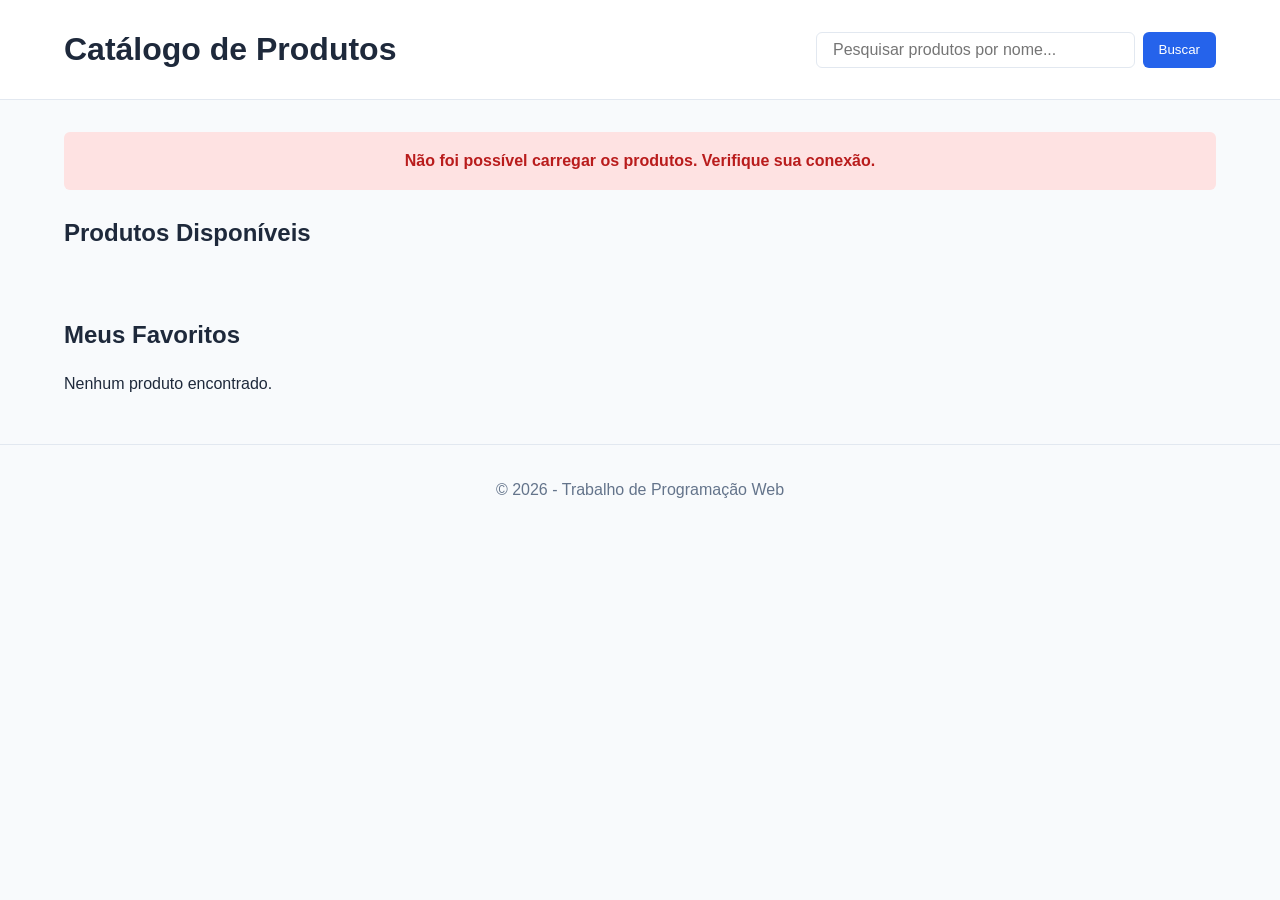
<file: atividade_30-10-2026/index.html>
<!DOCTYPE html>
<html lang="pt-BR">
<head>
  <meta charset="UTF-8">
  <meta name="viewport" content="width=device-width, initial-scale=1.0">
  <title>Catálogo Interativo de Produtos</title>
  <link rel="stylesheet" href="styles.css">
</head>
<body>
  <header class="header">
    <div class="container header-container">
      <h1>Catálogo de Produtos</h1>
      <form id="search-form" class="search-form">
        <input 
          type="text" 
          id="search-input" 
          placeholder="Pesquisar produtos por nome..." 
          aria-label="Pesquisar produtos"
        >
        <button type="submit">Buscar</button>
      </form>
    </div>
  </header>

  <main class="container main-content">
    <!-- Feedback de Carregamento e Mensagens de Erro -->
    <div id="status-message" class="status-message hidden" role="status"></div>

    <!-- Modal para Detalhes do Produto -->
    <div id="product-modal" class="modal hidden" role="dialog" aria-modal="true">
      <div class="modal-content">
        <button class="close-modal" id="close-modal" aria-label="Fechar">&times;</button>
        <div id="modal-body"></div>
      </div>
    </div>

    <!-- Lista de Produtos -->
    <section class="products-section">
      <h2>Produtos Disponíveis</h2>
      <div id="products-grid" class="products-grid"></div>
    </section>

    <!-- Lista de Favoritos -->
    <section class="favorites-section">
      <h2>Meus Favoritos</h2>
      <div id="favorites-grid" class="products-grid"></div>
    </section>
  </main>

  <footer class="footer">
    <p>&copy; 2026 - Trabalho de Programação Web</p>
  </footer>

  <!-- Carregamento do Script Principal como Módulo -->
  <script type="module" src="js/app.js"></script>
</body>
</html>
</file>
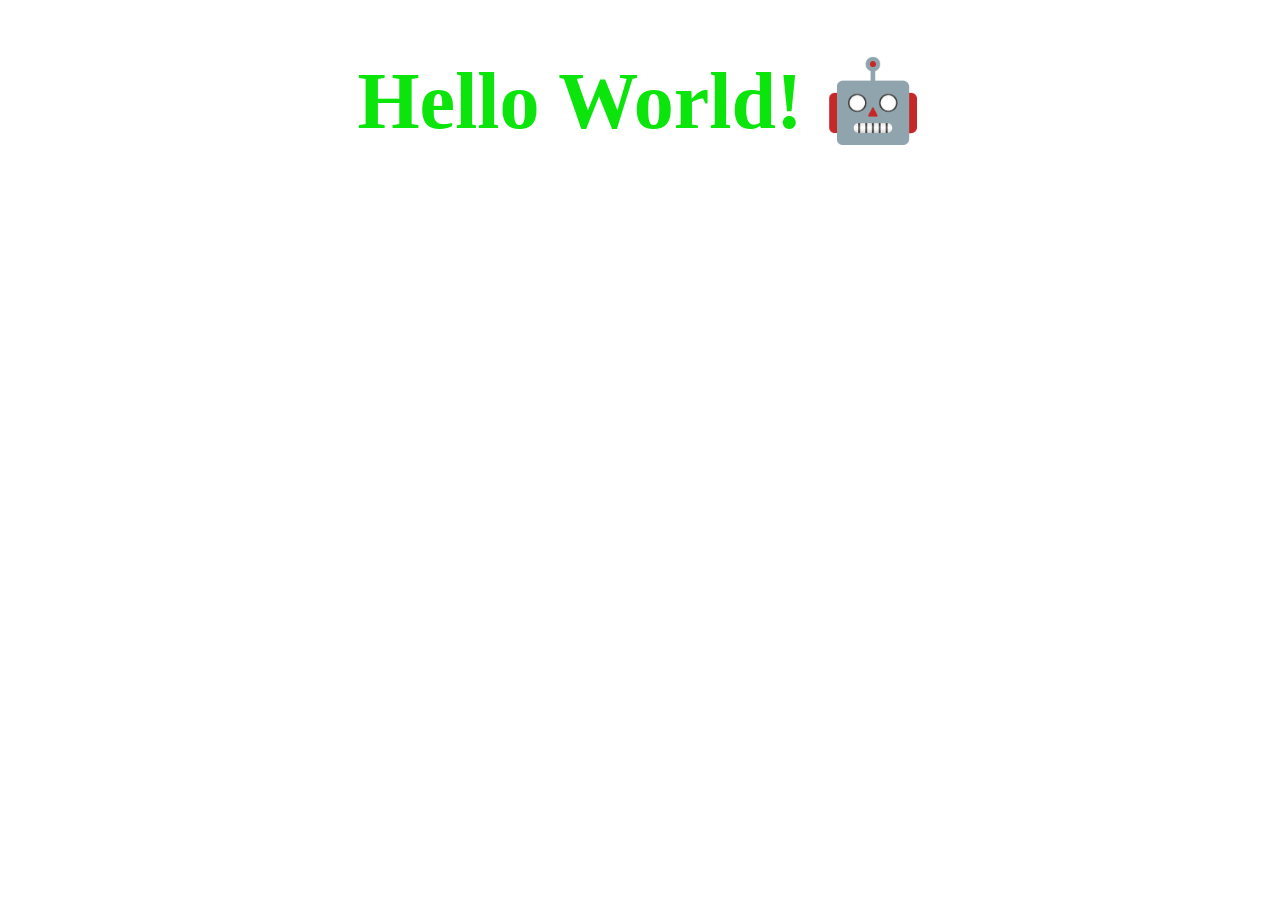
<file: aula01/index.html>
<!DOCTYPE html>
<html lang="en">
<head>
    <meta charset="UTF-8">
    <meta name="viewport" content="width=device-width, initial-scale=1.0">
    <title>Aula 01</title>

    <style>
        h1 {
            color: rgb(11, 229, 11);
            font-size: 5em;
            text-align: center;
        }
    </style>
</head>
<body>
    <h1>Hello World! &#x1F916</h1>
</body>
</html>
</file>
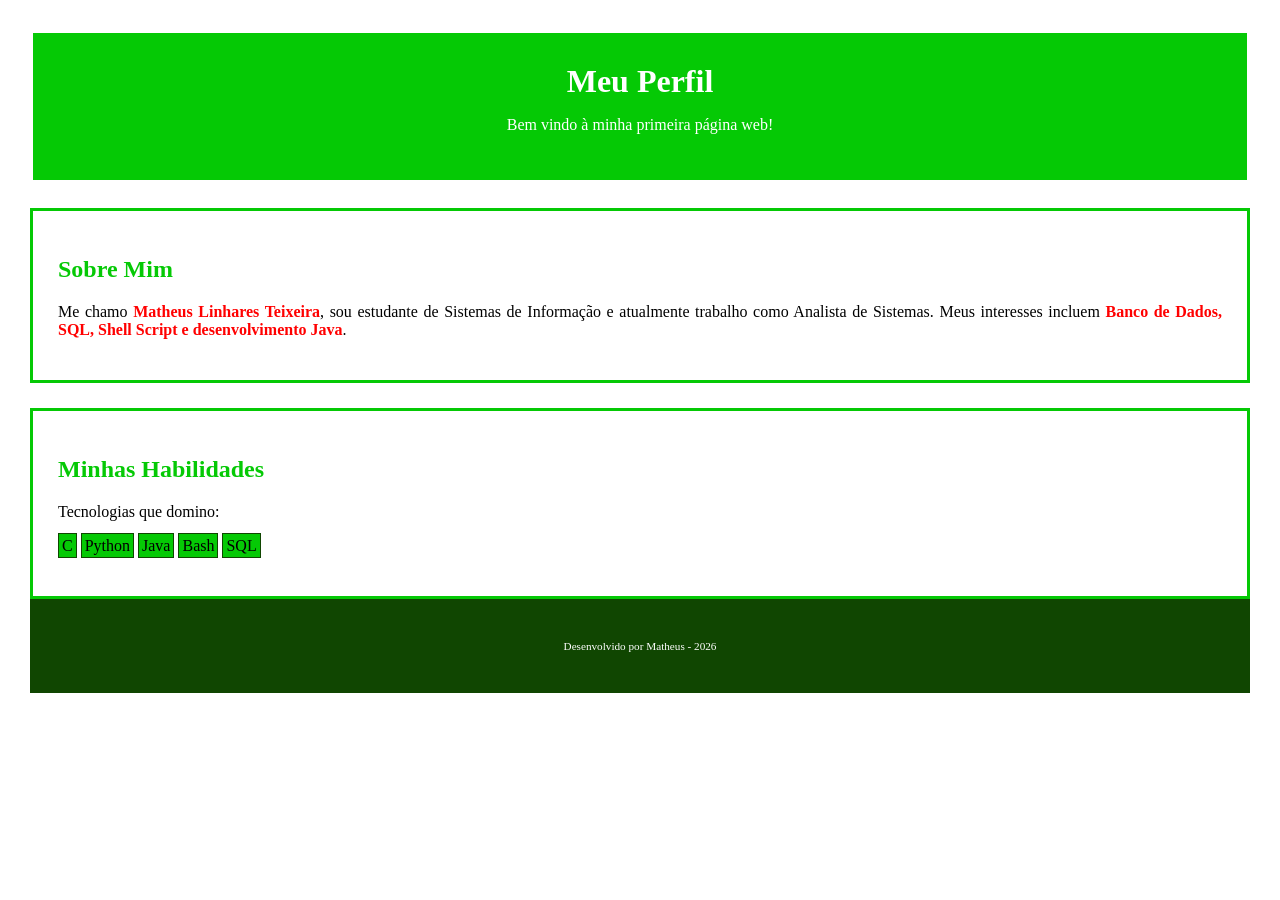
<file: aula03/index.html>
<!DOCTYPE html>
<html lang="pt-br">
<head>
    <meta charset="UTF-8">
    <meta name="viewport" content="width=device-width, initial-scale=1.0">
    <link rel="stylesheet" href="style.css">
    <title>Meu perfil</title>
</head>
<body>
    <div class="cabecalho">
        <h1>Meu Perfil</h1>
        <p>Bem vindo à minha primeira página web!</p>
    </div>
    <div class="conteudo">
        <h2>Sobre Mim</h2>
        <p>Me chamo <span class="destaque">Matheus Linhares Teixeira</span>, sou estudante de Sistemas de Informação e atualmente trabalho como Analista de Sistemas. Meus interesses incluem <span class="destaque">Banco de Dados, SQL, Shell Script e desenvolvimento Java</span>.</p>
    </div>
    <div class="conteudo">
        <h2>Minhas Habilidades</h2>
        <p>Tecnologias que domino:</p>
        <p class="habilidades">
            <span>C</span>
            <span>Python</span>
            <span>Java</span>
            <span>Bash</span>
            <span>SQL</span>
        </p>
    </div>
    <div class="rodape">
        <p>Desenvolvido por Matheus - 2026</p>
    </div>
</body>
</html>
</file>
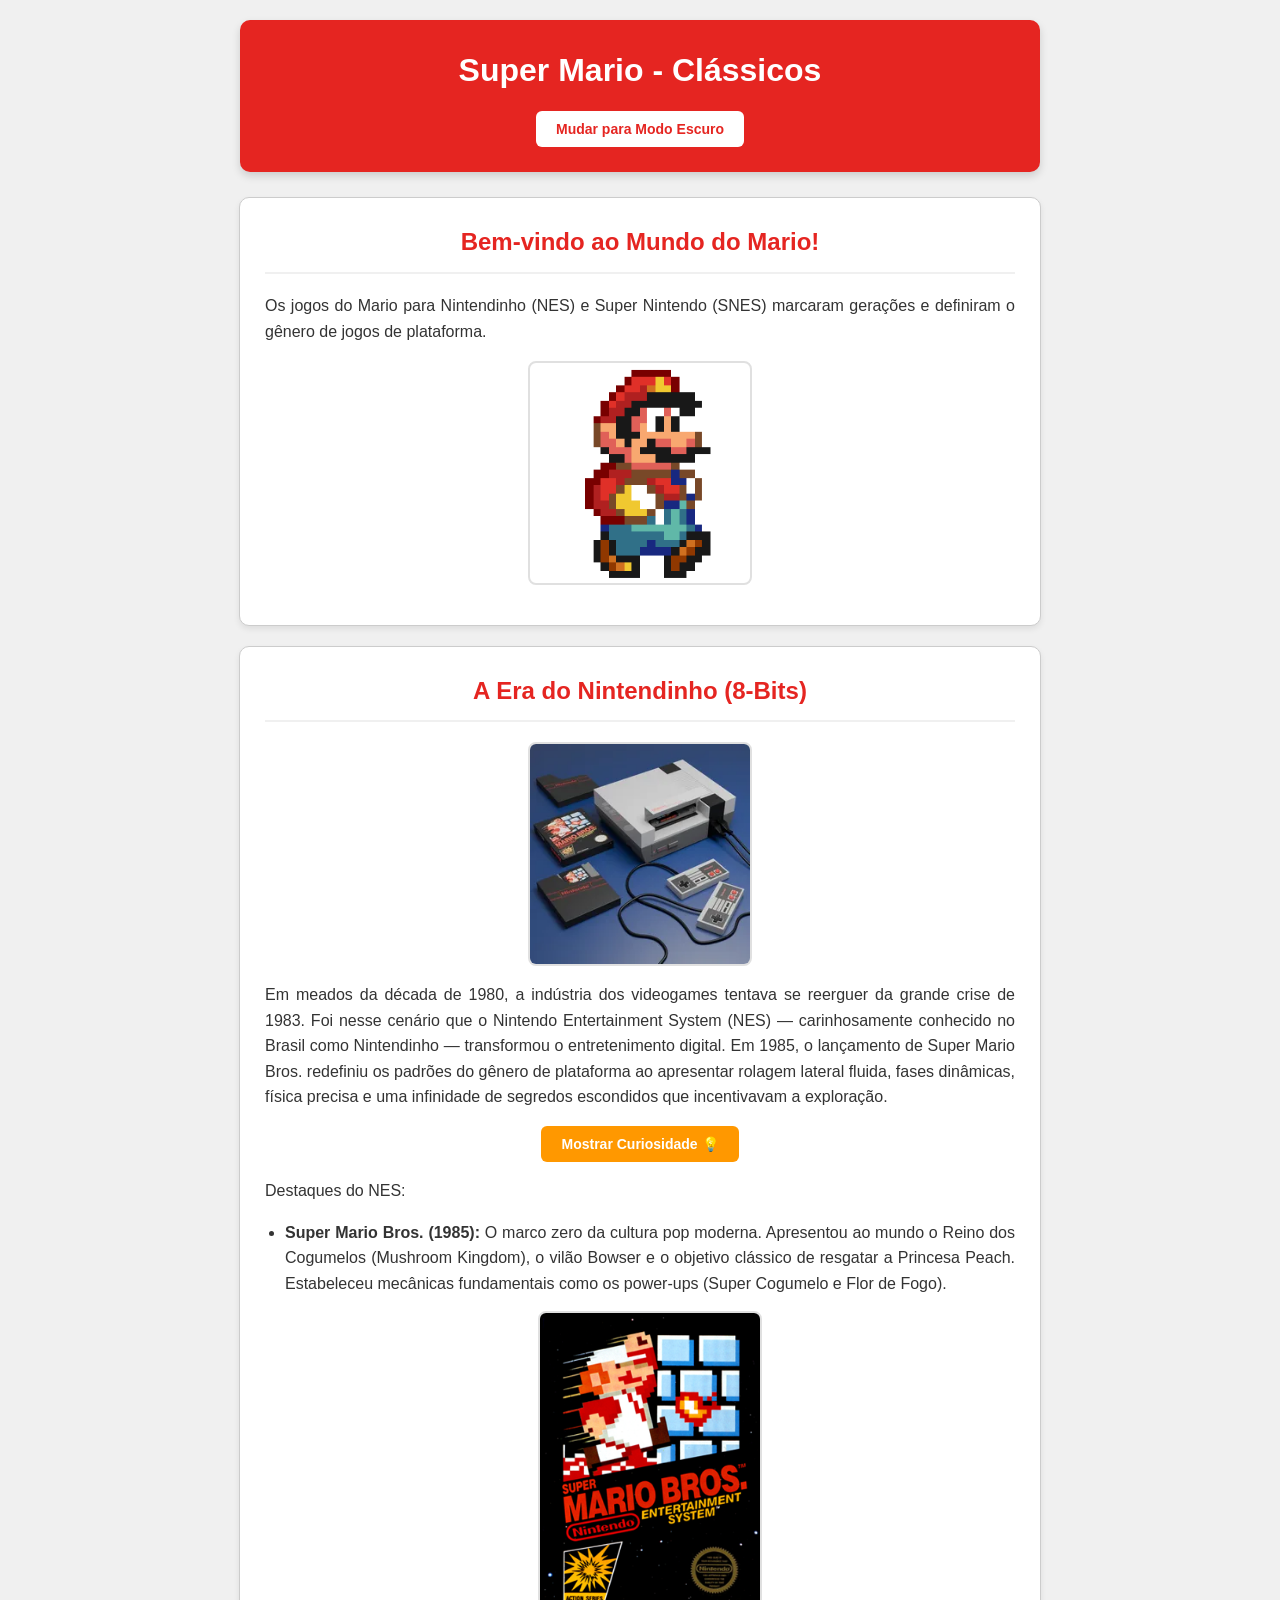
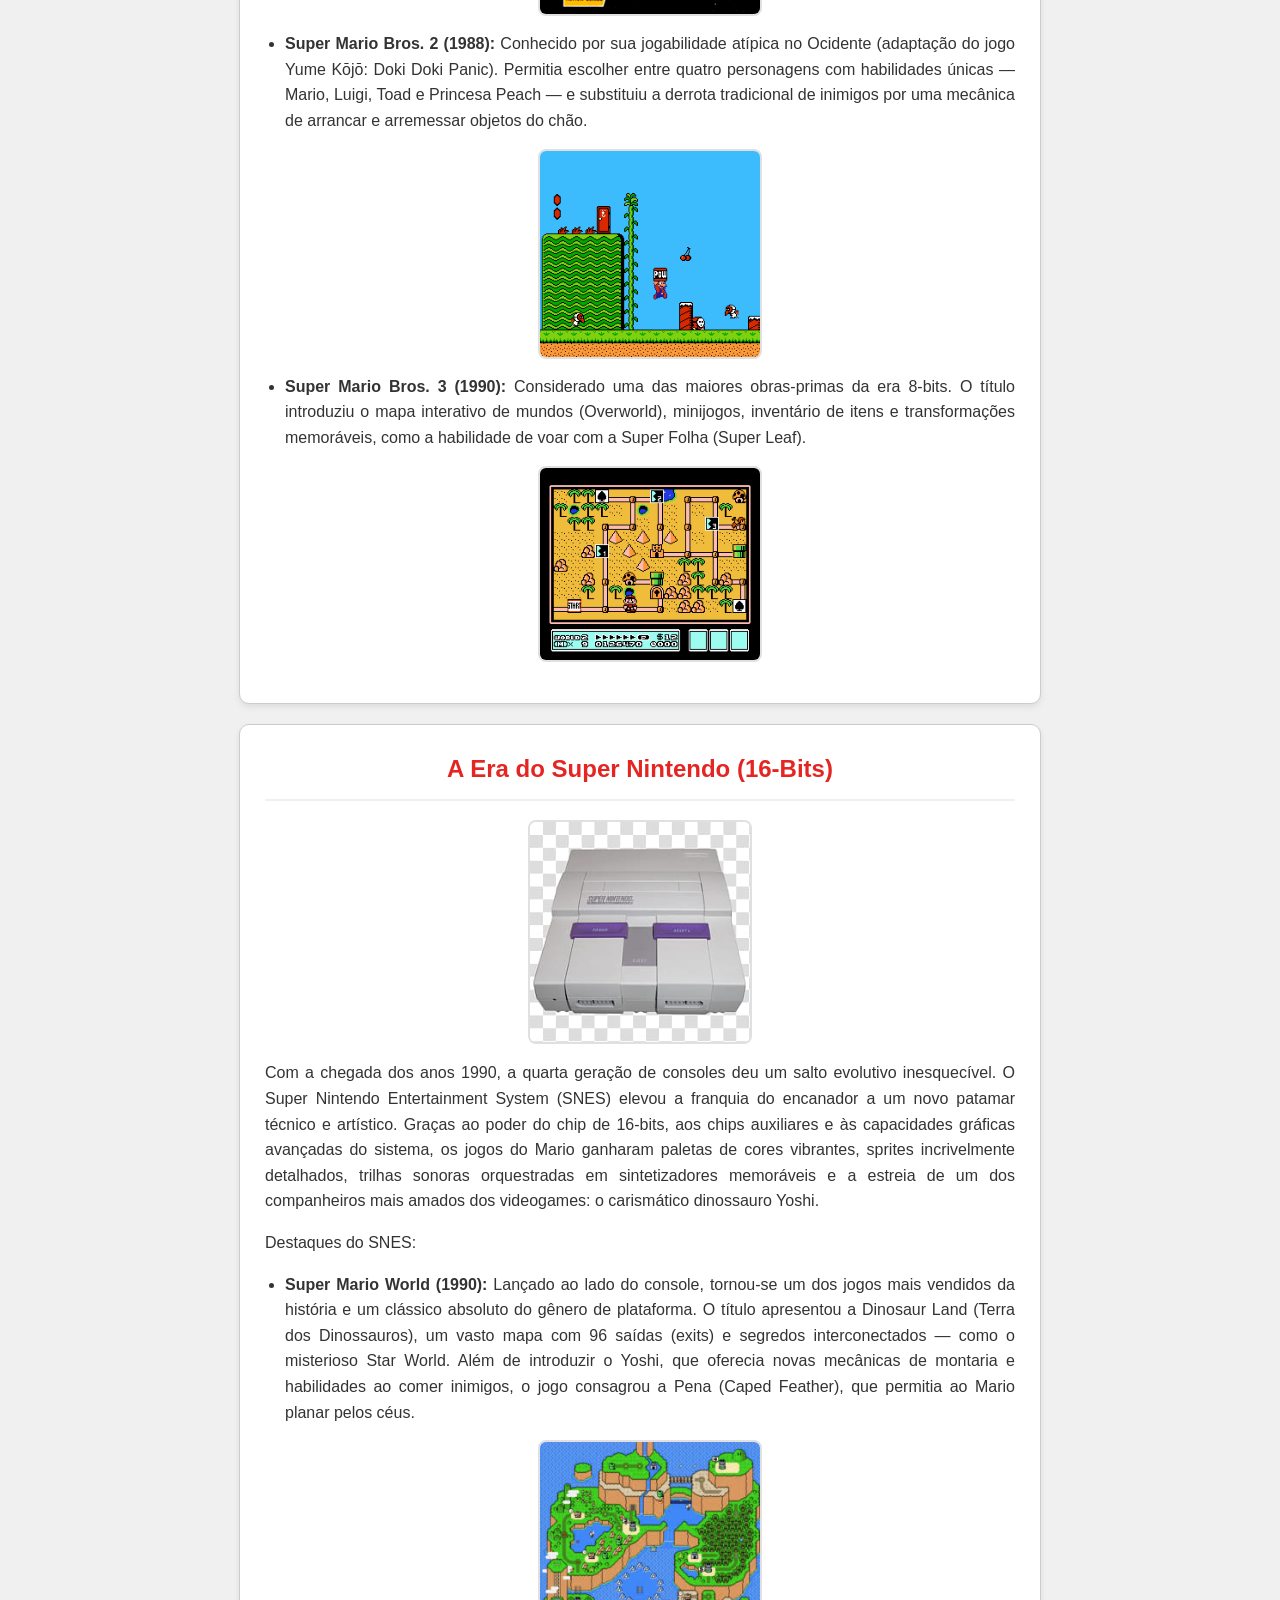
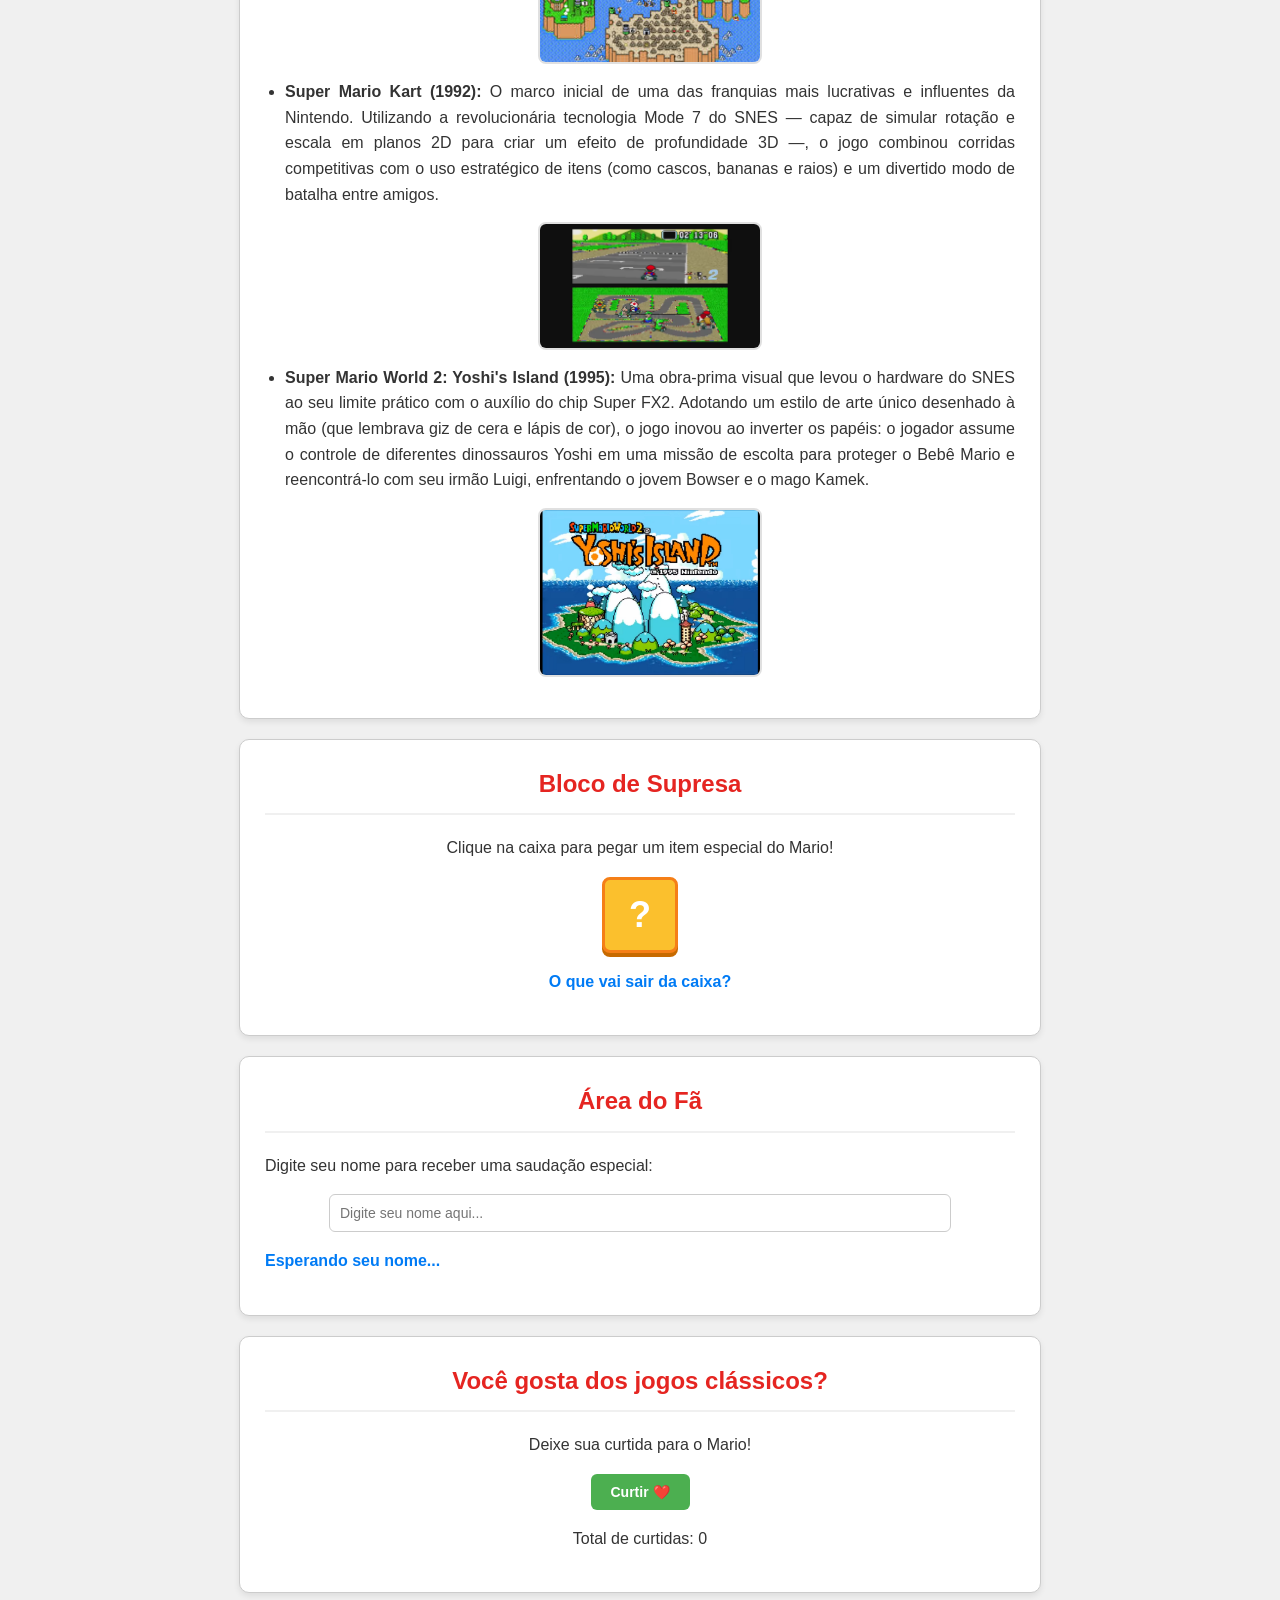
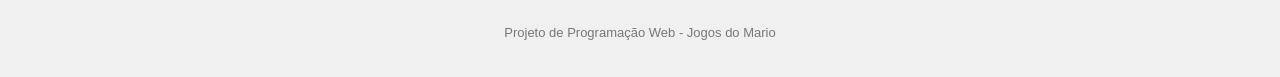
<file: avaliacao/index.html>
<!DOCTYPE html>
<html lang="pt-BR">
<head>
    <meta charset="UTF-8">
    <meta name="viewport" content="width=device-width, initial-scale=1.0">
    <title>Jogos do Mario Clássicos</title>
    <link rel="stylesheet" href="estilo.css">
</head>
<body>

    <!-- Cabeçalho -->
    <header>
        <h1 id="titulo-principal">Super Mario - Clássicos</h1>
        <button id="btn-tema">Mudar para Modo Escuro</button>
    </header>

    <!-- Conteúdo principal -->
    <main>

        <!-- Seção de Introdução -->
        <section class="cartao">
            <h2>Bem-vindo ao Mundo do Mario!</h2>
            <p>Os jogos do Mario para Nintendinho (NES) e Super Nintendo (SNES) marcaram gerações e definiram o gênero de jogos de plataforma.</p>

            <img src="img/mario.gif" alt="GIF do Mario">
        </section>

        <!-- Seção NES -->
        <section class="cartao">
            <h2>A Era do Nintendinho (8-Bits)</h2>
            <img src="img/nes.webp" alt="Imagem do NES" class="imagem-destaque">
            <p>Em meados da década de 1980, a indústria dos videogames tentava se reerguer da grande crise de 1983. Foi nesse cenário que o Nintendo Entertainment System (NES) — carinhosamente conhecido no Brasil como Nintendinho — transformou o entretenimento digital. Em 1985, o lançamento de Super Mario Bros. redefiniu os padrões do gênero de plataforma ao apresentar rolagem lateral fluida, fases dinâmicas, física precisa e uma infinidade de segredos escondidos que incentivavam a exploração.</p>
            
            <!-- Botão para mostrar/esconder curiosidades -->
            <button id="btn-curiosidade" class="btn-secundario">Mostrar Curiosidade 💡</button>
            
            <!-- Parágrafo de curiosidade (oculto por padrão) -->
            <div id="caixa-curiosidade" class="curiosidade-oculta">
                <p><strong>Curiosidade:</strong> Por limitações de memória no NES, os arbustos e as nuvens do jogo Super Mario Bros. usam exatamente o mesmo desenho (sprite), mudando apenas a cor (verde para arbustos e branco/azul para nuvens)!</p>
            </div>

            <p>Destaques do NES:</p>
            <ul class="lista-jogos">
                <li><strong>Super Mario Bros. (1985):</strong> O marco zero da cultura pop moderna. Apresentou ao mundo o Reino dos Cogumelos (Mushroom Kingdom), o vilão Bowser e o objetivo clássico de resgatar a Princesa Peach. Estabeleceu mecânicas fundamentais como os power-ups (Super Cogumelo e Flor de Fogo).</li>
                <img src="img/mario_bros.png" alt="Super Mario Bros 1">
                
                <li><strong>Super Mario Bros. 2 (1988):</strong> Conhecido por sua jogabilidade atípica no Ocidente (adaptação do jogo Yume Kōjō: Doki Doki Panic). Permitia escolher entre quatro personagens com habilidades únicas — Mario, Luigi, Toad e Princesa Peach — e substituiu a derrota tradicional de inimigos por uma mecânica de arrancar e arremessar objetos do chão.</li>
                <img src="img/mario_bros2.png" alt="Super Mario Bros 2">
                
                <li><strong>Super Mario Bros. 3 (1990):</strong> Considerado uma das maiores obras-primas da era 8-bits. O título introduziu o mapa interativo de mundos (Overworld), minijogos, inventário de itens e transformações memoráveis, como a habilidade de voar com a Super Folha (Super Leaf).</li>
                <img src="img/mario_bros3.png" alt="Super Mario Bros 3">
            </ul>
        </section>

        <!-- Seção SNES -->
        <section class="cartao">
            <h2>A Era do Super Nintendo (16-Bits)</h2>
            <img src="img/snes.jpg" alt="Jogos do SNES" class="imagem-destaque">
            <p>Com a chegada dos anos 1990, a quarta geração de consoles deu um salto evolutivo inesquecível. O Super Nintendo Entertainment System (SNES) elevou a franquia do encanador a um novo patamar técnico e artístico. Graças ao poder do chip de 16-bits, aos chips auxiliares e às capacidades gráficas avançadas do sistema, os jogos do Mario ganharam paletas de cores vibrantes, sprites incrivelmente detalhados, trilhas sonoras orquestradas em sintetizadores memoráveis e a estreia de um dos companheiros mais amados dos videogames: o carismático dinossauro Yoshi.</p>
            <p>Destaques do SNES:</p>
            <ul class="lista-jogos">
                <li><strong>Super Mario World (1990):</strong> Lançado ao lado do console, tornou-se um dos jogos mais vendidos da história e um clássico absoluto do gênero de plataforma. O título apresentou a Dinosaur Land (Terra dos Dinossauros), um vasto mapa com 96 saídas (exits) e segredos interconectados — como o misterioso Star World. Além de introduzir o Yoshi, que oferecia novas mecânicas de montaria e habilidades ao comer inimigos, o jogo consagrou a Pena (Caped Feather), que permitia ao Mario planar pelos céus.</li>
                <img src="img/mario_world.jpeg" alt="Super Mario World">
                
                <li><strong>Super Mario Kart (1992):</strong> O marco inicial de uma das franquias mais lucrativas e influentes da Nintendo. Utilizando a revolucionária tecnologia Mode 7 do SNES — capaz de simular rotação e escala em planos 2D para criar um efeito de profundidade 3D —, o jogo combinou corridas competitivas com o uso estratégico de itens (como cascos, bananas e raios) e um divertido modo de batalha entre amigos.</li>
                <img src="img/mario_kart.avif" alt="Super Mario Kart">
                
                <li><strong>Super Mario World 2: Yoshi's Island (1995):</strong> Uma obra-prima visual que levou o hardware do SNES ao seu limite prático com o auxílio do chip Super FX2. Adotando um estilo de arte único desenhado à mão (que lembrava giz de cera e lápis de cor), o jogo inovou ao inverter os papéis: o jogador assume o controle de diferentes dinossauros Yoshi em uma missão de escolta para proteger o Bebê Mario e reencontrá-lo com seu irmão Luigi, enfrentando o jovem Bowser e o mago Kamek.</li>
                <img src="img/mario_world2.jpg" alt="Yoshi's Island">
            </ul>
        </section>

        <!-- Seção Interativa: Bloco de Interrogação -->
        <section class="cartao texto-centralizado">
            <h2>Bloco de Supresa</h2>
            <p>Clique na caixa para pegar um item especial do Mario!</p>
            <div id="bloco-item" class="caixa-mario">?</div>
            <p id="mensagem-item" class="texto-destaque">O que vai sair da caixa?</p>
        </section>

        <!-- Seção Interativa: Área do Fã -->
        <section class="cartao">
            <h2>Área do Fã</h2>
            <p>Digite seu nome para receber uma saudação especial:</p>

            <input type="text" id="campo-nome" placeholder="Digite seu nome aqui...">

            <p id="mensagem-saudacao" class="texto-destaque">Esperando seu nome...</p>
        </section>

        <!-- Seção Interativa: Contador de Curtidas -->
        <section class="cartao texto-centralizado">
            <h2>Você gosta dos jogos clássicos?</h2>
            <p>Deixe sua curtida para o Mario!</p>

            <button id="btn-curtir">Curtir ❤️</button>

            <p>Total de curtidas: <span id="contador-curtidas">0</span></p>
        </section>

    </main>

    <!-- Rodapé -->
    <footer>
        <p>Projeto de Programação Web - Jogos do Mario</p>
    </footer>

    <script src="script.js"></script>
</body>
</html>
</file>
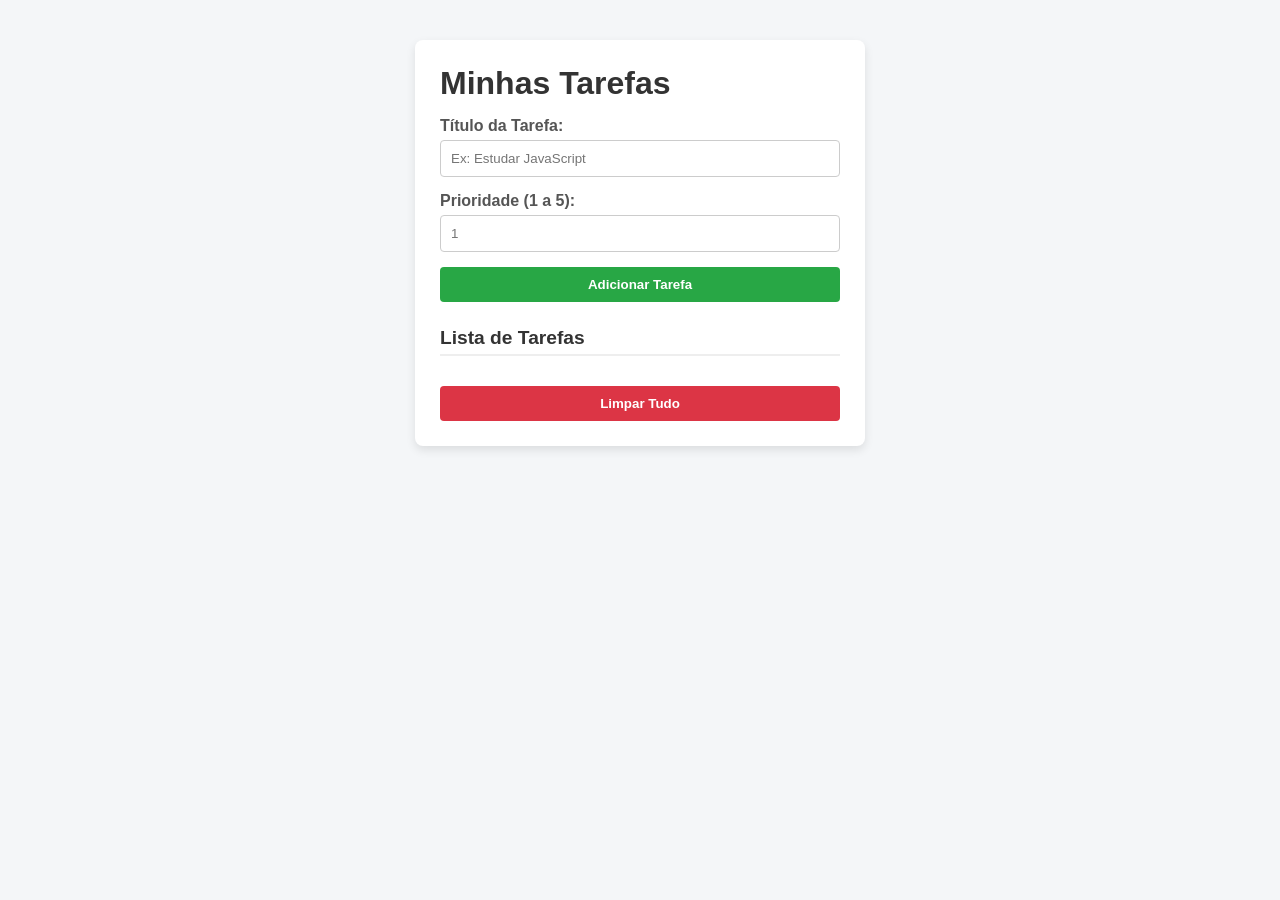
<file: pratica03/index.html>
<!DOCTYPE html>
<html lang="pt-BR">
<head>
  <meta charset="UTF-8">
  <meta name="viewport" content="width=device-width, initial-scale=1.0">
  <title>Gerenciador de Tarefas</title>
  <link rel="stylesheet" href="style.css">
</head>
<body>

  <div class="container">
    <h1>Minhas Tarefas</h1>

    <!-- Formulário para cadastro -->
    <form id="form-tarefa">
      <div class="campo">
        <label for="titulo">Título da Tarefa:</label>
        <input type="text" id="titulo" placeholder="Ex: Estudar JavaScript" required>
      </div>

      <div class="campo">
        <label for="prioridade">Prioridade (1 a 5):</label>
        <input type="number" id="prioridade" min="1" max="5" placeholder="1" required>
      </div>

      <button type="submit">Adicionar Tarefa</button>
    </form>

    <!-- Lista onde os registros serão exibidos -->
    <h2>Lista de Tarefas</h2>
    <ul id="lista-tarefas"></ul>

    <!-- Botão para apagar os dados -->
    <button id="btn-limpar" class="btn-danger">Limpar Tudo</button>
  </div>

  <script src="script.js"></script>
</body>
</html>
</file>
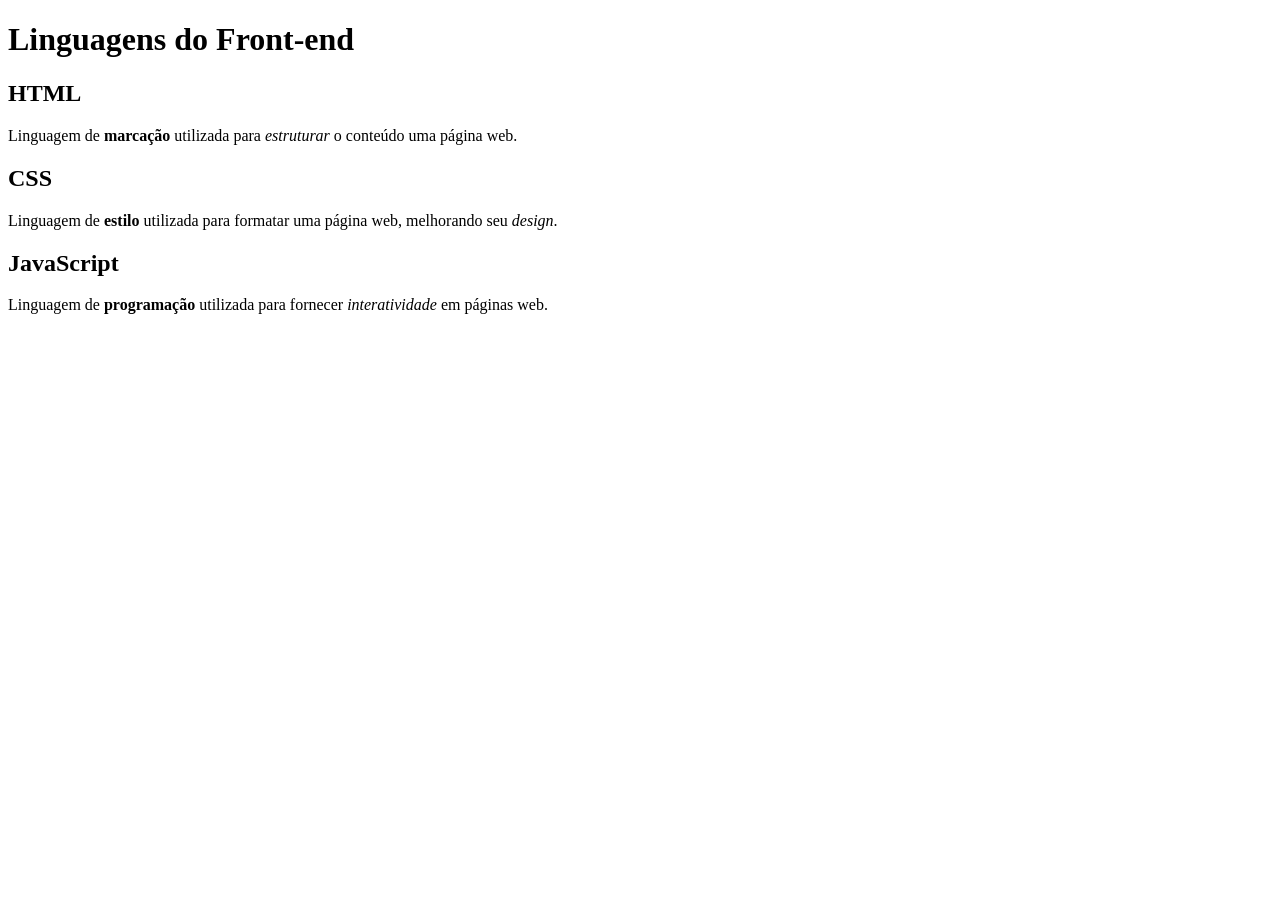
<file: aula02/atividadeA/index.html>
<!DOCTYPE html>
<html lang="pt-br">
<head>
    <meta charset="UTF-8">
    <meta name="viewport" content="width=device-width, initial-scale=1.0">
    <title>Front-end</title>
</head>
<body>
    <h1>Linguagens do Front-end</h1>
    <h2>HTML</h2>
    <p>Linguagem de <strong>marcação</strong> utilizada para <em>estruturar</em> o conteúdo uma página web.</p>
    <h2>CSS</h2>
    <p>Linguagem de <strong>estilo</strong> utilizada para formatar uma página web, melhorando seu <em>design</em>.</p>
    <h2>JavaScript</h2>
    <p>Linguagem de <strong>programação</strong> utilizada para fornecer <em>interatividade</em> em páginas web.</p>
</body>
</html>
</file>
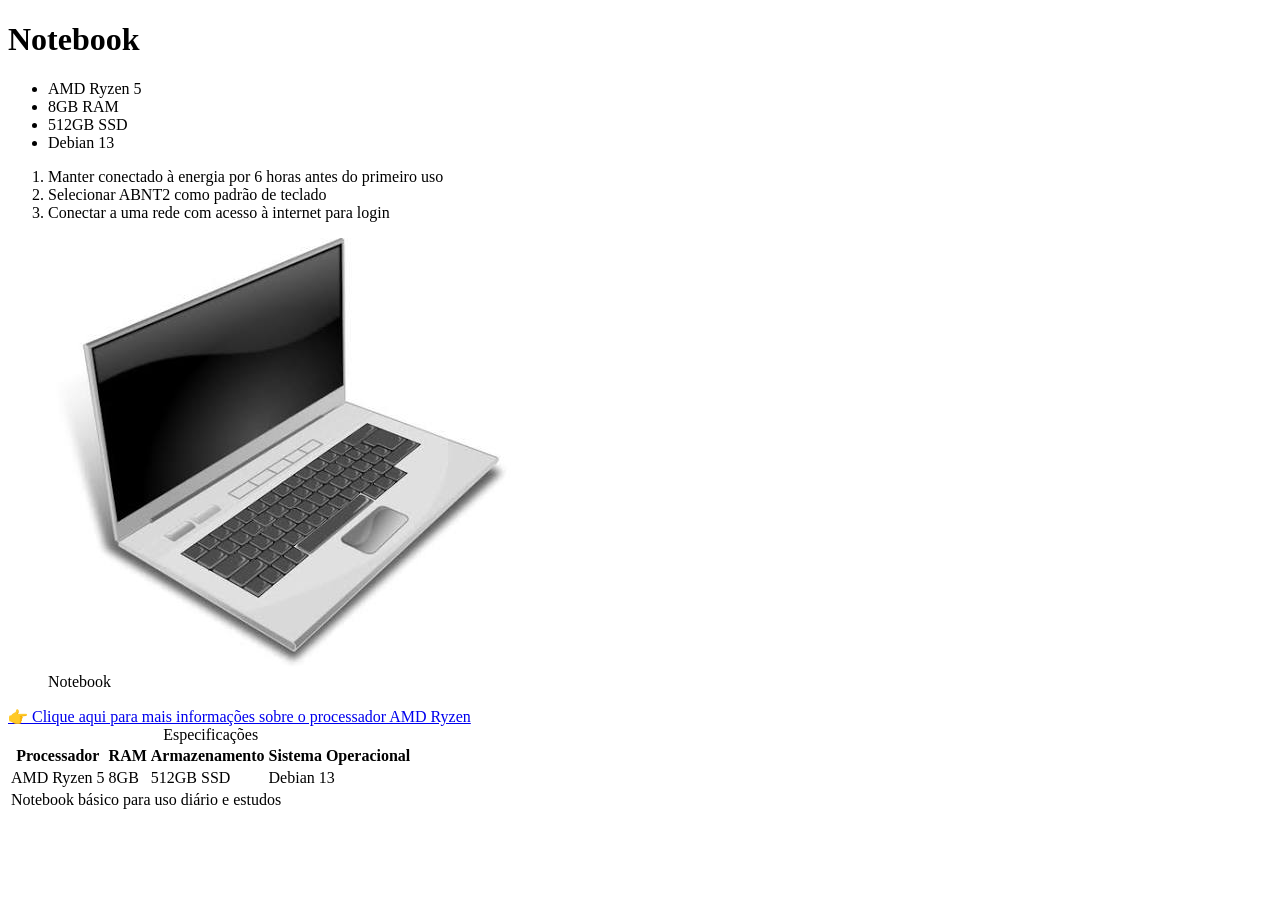
<file: aula02/atividadeB/index.html>
<!DOCTYPE html>
<html lang="en">
<head>
    <meta charset="UTF-8">
    <meta name="viewport" content="width=device-width, initial-scale=1.0">
    <title>Notebook</title>
</head>
<body>
    <h1>Notebook</h1>
    <ul>
        <li>AMD Ryzen 5</li>
        <li>8GB RAM</li>
        <li>512GB SSD</li>
        <li>Debian 13</li>
    </ul>
    <ol>
        <li>Manter conectado à energia por 6 horas antes do primeiro uso</li>
        <li>Selecionar ABNT2 como padrão de teclado</li>
        <li>Conectar a uma rede com acesso à internet para login</li>
    </ol>
    <figure>
        <img src="img/notebook.jpeg" alt="Notebook branco aberto desligado">
        <figcaption>Notebook</figcaption>
    </figure>
    <a href="https://www.amd.com/pt/products/processors/desktops/ryzen.html" target="_blank" rel="external">&#x1F449; Clique aqui para mais informações sobre o processador AMD Ryzen</a>
    <table>
        <caption>Especificações</caption>
        <thead>
            <tr>
                <th>Processador</th>
                <th>RAM</th>
                <th>Armazenamento</th>
                <th>Sistema Operacional</th>
            </tr>
        </thead>
        <tbody>
            <tr>
                <td>AMD Ryzen 5</td>
                <td>8GB</td>
                <td>512GB SSD</td>
                <td>Debian 13</td>
            </tr>
        </tbody>
        <tfoot>
            <tr>
                <td colspan="4">Notebook básico para uso diário e estudos</td>
            </tr>
        </tfoot>
    </table>
</body>
</html>
</file>
<file: atividade_30-10-2026/styles.css>
:root {
  --primary-color: #2563eb;
  --primary-hover: #1d4ed8;
  --bg-color: #f8fafc;
  --card-bg: #ffffff;
  --text-color: #1e293b;
  --border-color: #e2e8f0;
  --danger-color: #ef4444;
  --shadow: 0 4px 6px -1px rgba(0, 0, 0, 0.1), 0 2px 4px -1px rgba(0, 0, 0, 0.06);
}

* {
  box-sizing: border-box;
  margin: 0;
  padding: 0;
}

body {
  font-family: 'Segoe UI', Tahoma, Geneva, Verdana, sans-serif;
  background-color: var(--bg-color);
  color: var(--text-color);
  line-height: 1.6;
}

.container {
  width: 90%;
  max-width: 1200px;
  margin: 0 auto;
}

/* Header */
.header {
  background-color: var(--card-bg);
  border-bottom: 1px solid var(--border-color);
  padding: 1.5rem 0;
  margin-bottom: 2rem;
}

.header-container {
  display: flex;
  flex-wrap: wrap;
  justify-content: space-between;
  align-items: center;
  gap: 1rem;
}

.search-form {
  display: flex;
  gap: 0.5rem;
  flex: 1;
  max-width: 400px;
}

.search-form input {
  flex: 1;
  padding: 0.5rem 1rem;
  border: 1px solid var(--border-color);
  border-radius: 6px;
  font-size: 1rem;
}

.search-form button, .btn {
  background-color: var(--primary-color);
  color: white;
  border: none;
  padding: 0.5rem 1rem;
  border-radius: 6px;
  cursor: pointer;
  transition: background-color 0.2s;
}

.search-form button:hover, .btn:hover {
  background-color: var(--primary-hover);
}

/* Grids de Produtos */
.products-section, .favorites-section {
  margin-bottom: 3rem;
}

.products-section h2, .favorites-section h2 {
  margin-bottom: 1rem;
}

.products-grid {
  display: grid;
  grid-template-columns: repeat(auto-fill, minmax(250px, 1fr));
  gap: 1.5rem;
}

/* Card de Produto */
.product-card {
  background: var(--card-bg);
  border: 1px solid var(--border-color);
  border-radius: 8px;
  padding: 1rem;
  display: flex;
  flex-direction: column;
  justify-content: space-between;
  box-shadow: var(--shadow);
  transition: transform 0.2s;
}

.product-card:hover {
  transform: translateY(-3px);
}

.product-card img {
  width: 100%;
  height: 180px;
  object-fit: contain;
  margin-bottom: 1rem;
}

.product-card h3 {
  font-size: 1.1rem;
  margin-bottom: 0.5rem;
}

.product-card .price {
  font-weight: bold;
  font-size: 1.2rem;
  color: var(--primary-color);
  margin-bottom: 1rem;
}

.card-actions {
  display: flex;
  gap: 0.5rem;
}

.btn-secondary {
  background-color: #64748b;
  color: white;
}

.btn-fav {
  background-color: #e11d48;
}

.btn-fav.remove {
  background-color: var(--danger-color);
}

/* Mensagens de Status */
.status-message {
  padding: 1rem;
  margin-bottom: 1.5rem;
  border-radius: 6px;
  text-align: center;
  font-weight: bold;
}

.status-message.loading {
  background-color: #e0f2fe;
  color: #0369a1;
}

.status-message.error {
  background-color: #fee2e2;
  color: #b91c1c;
}

.hidden {
  display: none !important;
}

/* Modal */
.modal {
  position: fixed;
  top: 0;
  left: 0;
  width: 100%;
  height: 100%;
  background-color: rgba(0, 0, 0, 0.5);
  display: flex;
  align-items: center;
  justify-content: center;
  z-index: 1000;
}

.modal-content {
  background: var(--card-bg);
  padding: 2rem;
  border-radius: 8px;
  max-width: 500px;
  width: 90%;
  position: relative;
}

.close-modal {
  position: absolute;
  top: 10px;
  right: 15px;
  background: none;
  border: none;
  font-size: 1.8rem;
  cursor: pointer;
}

.footer {
  text-align: center;
  padding: 2rem 0;
  border-top: 1px solid var(--border-color);
  color: #64748b;
}
</file>
<file: aula03/style.css>
body {
    margin: 0;
    border: 0px;
    padding: 30px;
}

.cabecalho {
    margin: auto;
    border: 3px solid;
    background-color: rgb(5, 201, 5);
    color: white;
    padding: 30px;
}

.cabecalho h1 {
    text-align: center;
    margin: auto;
    border: 0px;
    padding: 0px;
}

.cabecalho p {
    text-align: center;
}

.conteudo {
    border: 3px solid rgb(5, 201, 5);
    margin: 25px 0px 0px 0px;
    padding: 25px;
}

.conteudo h2 {
    color: rgb(5, 201, 5);
}

.conteudo p {
    text-align: justify;
}

.destaque {
    color: red;
    font-weight: bold;
}

.habilidades span {
    background-color: rgb(5, 201, 5);
    border: 1px solid rgb(16, 70, 1);
    padding: 3px;
}

.rodape {
    background-color: rgb(16, 70, 1);
    text-align: center;
    font-size: 0.7em;
    color: white;
    padding: 30px
}
</file>
<file: avaliacao/estilo.css>
/* Configuração geral para o corpo da página */
body {
    font-family: Arial, sans-serif;
    margin: 0;
    padding: 20px;
    background-color: #f0f0f0;
    color: #333333;
    line-height: 1.6;
    /* Adiciona uma transição suave ao alternar as cores do fundo e do texto */
    transition: background-color 0.3s ease, color 0.3s ease;
}

/* Estilização do cabeçalho */
header {
    background-color: #e52521;
    color: white;
    padding: 25px;
    border-radius: 10px;
    margin-bottom: 25px;
    text-align: center;
    max-width: 750px;
    margin-left: auto;
    margin-right: auto;
    box-shadow: 0 4px 8px rgba(0, 0, 0, 0.15);
}

header h1 {
    margin: 0 0 15px 0;
}

/* Estilização das seções (cartões de conteúdo) */
.cartao {
    background-color: #ffffff;
    color: #333333;
    padding: 25px;
    margin: 20px auto;
    max-width: 750px;
    border-radius: 10px;
    border: 1px solid #cccccc;
    box-shadow: 0 3px 6px rgba(0, 0, 0, 0.08);
    transition: background-color 0.3s ease, color 0.3s ease, border-color 0.3s ease;
}

/* Títulos dos cartões */
.cartao h2 {
    text-align: center;
    color: #e52521;
    margin-top: 0;
    border-bottom: 2px solid #f0f0f0;
    padding-bottom: 10px;
}

/* Justificar textos */
.cartao p {
    text-align: justify;
}

/* Classe auxiliar para textos centralizados */
.texto-centralizado {
    text-align: center !important;
}

.texto-centralizado p {
    text-align: center;
}

/* Listas */
.lista-jogos {
    padding-left: 20px;
}

.lista-jogos li {
    margin-top: 15px;
    text-align: justify;
}

/* REGRA DAS IMAGENS: Centralizadas com efeito Hover */
img, .imagem-destaque {
    width: 220px;
    max-width: 100%;
    height: auto;
    border-radius: 8px;
    border: 2px solid #e0e0e0;
    display: block;
    margin: 15px auto;
    /* Animação suave para quando o mouse passar por cima */
    transition: transform 0.2s ease, box-shadow 0.2s ease;
}

/* Efeito ao passar o mouse sobre a imagem */
img:hover {
    transform: scale(1.03);
    box-shadow: 0 4px 10px rgba(0, 0, 0, 0.2);
}

/* Estilização dos Botões */
button {
    background-color: #4caf50;
    color: white;
    border: none;
    padding: 10px 20px;
    font-size: 14px;
    font-weight: bold;
    border-radius: 6px;
    cursor: pointer;
    margin-top: 10px;
    display: block;
    margin-left: auto;
    margin-right: auto;
    transition: background-color 0.2s ease, transform 0.1s ease;
}

button:hover {
    background-color: #45a049;
    transform: translateY(-2px);
}

button:active {
    transform: translateY(0);
}

/* Botão de Tema */
#btn-tema {
    background-color: #ffffff;
    color: #e52521;
}

#btn-tema:hover {
    background-color: #f0f0f0;
}

/* Botão Secundário (Curiosidade) */
.btn-secundario {
    background-color: #ff9800;
}

.btn-secundario:hover {
    background-color: #e68a00;
}

/* Caixa de curiosidade escondida por padrão */
.curiosidade-oculta {
    display: none;
    background-color: #fff8e1;
    color: #333333;
    padding: 10px 15px;
    border-left: 4px solid #ff9800;
    border-radius: 4px;
    margin: 15px 0;
}

/* Bloco do Mario (?) */
.caixa-mario {
    width: 70px;
    height: 70px;
    background-color: #fbc02d;
    color: #ffffff;
    font-size: 36px;
    font-weight: bold;
    display: flex;
    align-items: center;
    justify-content: center;
    margin: 15px auto;
    border-radius: 8px;
    border: 3px solid #f57f17;
    cursor: pointer;
    user-select: none;
    box-shadow: 0 4px 0 #c76a00;
    transition: transform 0.1s ease;
}

.caixa-mario:active {
    transform: translateY(4px);
    box-shadow: 0 0 0 #c76a00;
}

/* Campo de Input */
input {
    padding: 10px;
    width: 80%;
    font-size: 14px;
    border: 1px solid #ccc;
    border-radius: 6px;
    margin-bottom: 10px;
    display: block;
    margin-left: auto;
    margin-right: auto;
}

/* Destaque de Texto */
.texto-destaque {
    font-weight: bold;
    color: #007bf5;
    text-align: center;
}

/* Rodapé */
footer {
    margin-top: 30px;
    font-size: 13px;
    color: #777777;
    text-align: center;
}
</file>
<file: pratica03/style.css>
* {
  box-sizing: border-box;
  margin: 0;
  padding: 0;
  font-family: Arial, sans-serif;
}

body {
  background-color: #f4f6f8;
  display: flex;
  justify-content: center;
  padding: 40px 20px;
}

.container {
  background: #ffffff;
  padding: 25px;
  border-radius: 8px;
  max-width: 450px;
  width: 100%;
  box-shadow: 0 4px 10px rgba(0, 0, 0, 0.1);
}

h1, h2 {
  color: #333;
  margin-bottom: 15px;
}

h2 {
  margin-top: 25px;
  font-size: 1.2rem;
  border-bottom: 2px solid #eee;
  padding-bottom: 5px;
}

.campo {
  margin-bottom: 15px;
}

label {
  display: block;
  margin-bottom: 5px;
  color: #555;
  font-weight: bold;
}

input {
  width: 100%;
  padding: 10px;
  border: 1px solid #ccc;
  border-radius: 4px;
}

button {
  width: 100%;
  padding: 10px;
  background-color: #28a745;
  color: white;
  border: none;
  border-radius: 4px;
  font-weight: bold;
  cursor: pointer;
}

button:hover {
  background-color: #218838;
}

.btn-danger {
  background-color: #dc3545;
  margin-top: 15px;
}

.btn-danger:hover {
  background-color: #c82333;
}

ul {
  list-style: none;
  margin-top: 10px;
}

li {
  background: #f8f9fa;
  border-left: 4px solid #007bff;
  padding: 10px;
  margin-bottom: 8px;
  border-radius: 4px;
  display: flex;
  justify-content: space-between;
}
</file>
